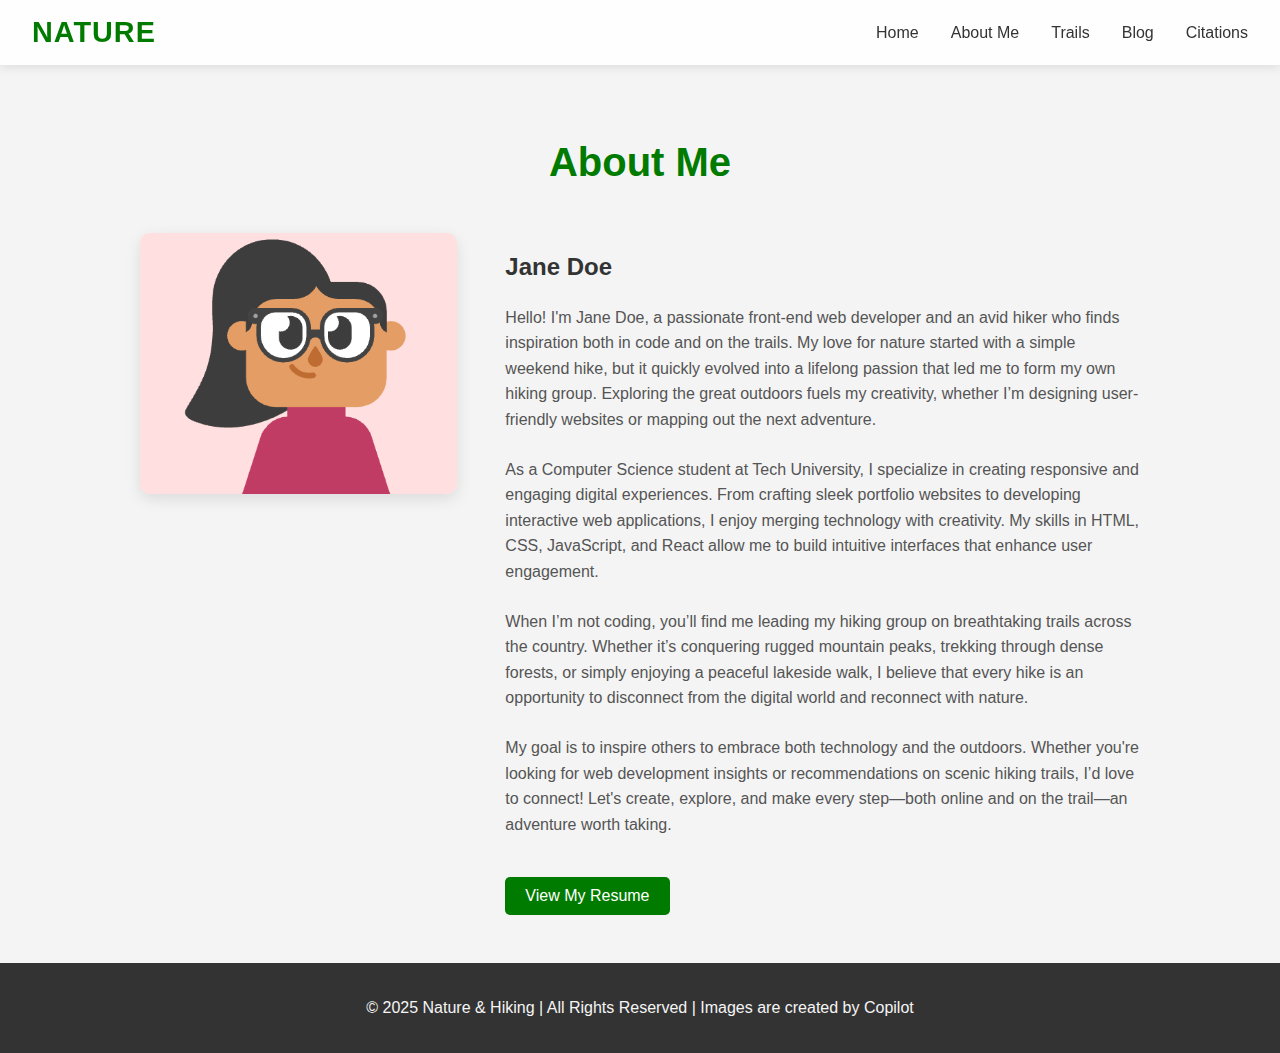
<file: about.html>
<!DOCTYPE html>
<html lang="en">
<head>
    <meta charset="UTF-8">
    <meta name="viewport" content="width=device-width, initial-scale=1.0">
    <title>About Me - Nature & Hiking</title>
    <link rel="stylesheet" href="styles/aboutme-styles.css">
</head>
<body>
    <!-- Sticky Navigation Menu -->
    <nav class="navbar">
        <a href="index.html" class="logo">NATURE</a>
        <div class="nav-links" id="navLinks">
            <a href="index.html">Home</a>
            <a href="about.html">About Me</a>
            <a href="index.html#trails">Trails</a>
            <a href="index.html#blog">Blog</a>
            <a href="citations.html">Citations</a>
        </div>
        <button class="mobile-menu-btn" onclick="toggleMenu()">☰</button>
    </nav>

    <!-- About Me Content -->
    <div class="about-container">
        <div class="about-header">
            <h1>About Me</h1>
        </div>
        
        <div class="about-content">
            <div class="profile-image">
                <img src="images/profile.png" alt="Jane Doe - Hiking Expert" class="profile-img">
            </div>
            
            <div class="bio">
                <h2>Jane Doe</h2>
                <p>
                    Hello! I'm Jane Doe, a passionate front-end web developer and an avid hiker who finds inspiration both in code and on the trails. 
                    My love for nature started with a simple weekend hike, but it quickly evolved into a lifelong passion that led me to form my own hiking group. 
                    Exploring the great outdoors fuels my creativity, whether I’m designing user-friendly websites or mapping out the next adventure.
                </p>
                
                <p>
                    As a Computer Science student at Tech University, I specialize in creating responsive and engaging digital experiences. 
                    From crafting sleek portfolio websites to developing interactive web applications, I enjoy merging technology with creativity. 
                    My skills in HTML, CSS, JavaScript, and React allow me to build intuitive interfaces that enhance user engagement.
                </p>
                
                <p>
                    When I’m not coding, you’ll find me leading my hiking group on breathtaking trails across the country. 
                    Whether it’s conquering rugged mountain peaks, trekking through dense forests, or simply enjoying a peaceful lakeside walk, 
                    I believe that every hike is an opportunity to disconnect from the digital world and reconnect with nature.
                </p>
                
                <p>
                    My goal is to inspire others to embrace both technology and the outdoors. 
                    Whether you're looking for web development insights or recommendations on scenic hiking trails, I’d love to connect! 
                    Let's create, explore, and make every step—both online and on the trail—an adventure worth taking.
                </p>
                
                <a href="resume.html" class="resume-btn">View My Resume</a>
            </div>
        </div>
    </div>

    <!-- Footer -->
    <footer>
        <p>&copy; 2025 Nature & Hiking | All Rights Reserved | Images are created by Copilot</p>
    </footer>

    <script>
        // Toggle mobile menu
        function toggleMenu() {
            const navLinks = document.getElementById('navLinks');
            navLinks.classList.toggle('active');
        }
        
        // Close mobile menu when a nav link is clicked
        document.querySelectorAll('.nav-links a').forEach(link => {
            link.addEventListener('click', () => {
                document.getElementById('navLinks').classList.remove('active');
            });
        });
    </script>
</body>
</html>
</file>
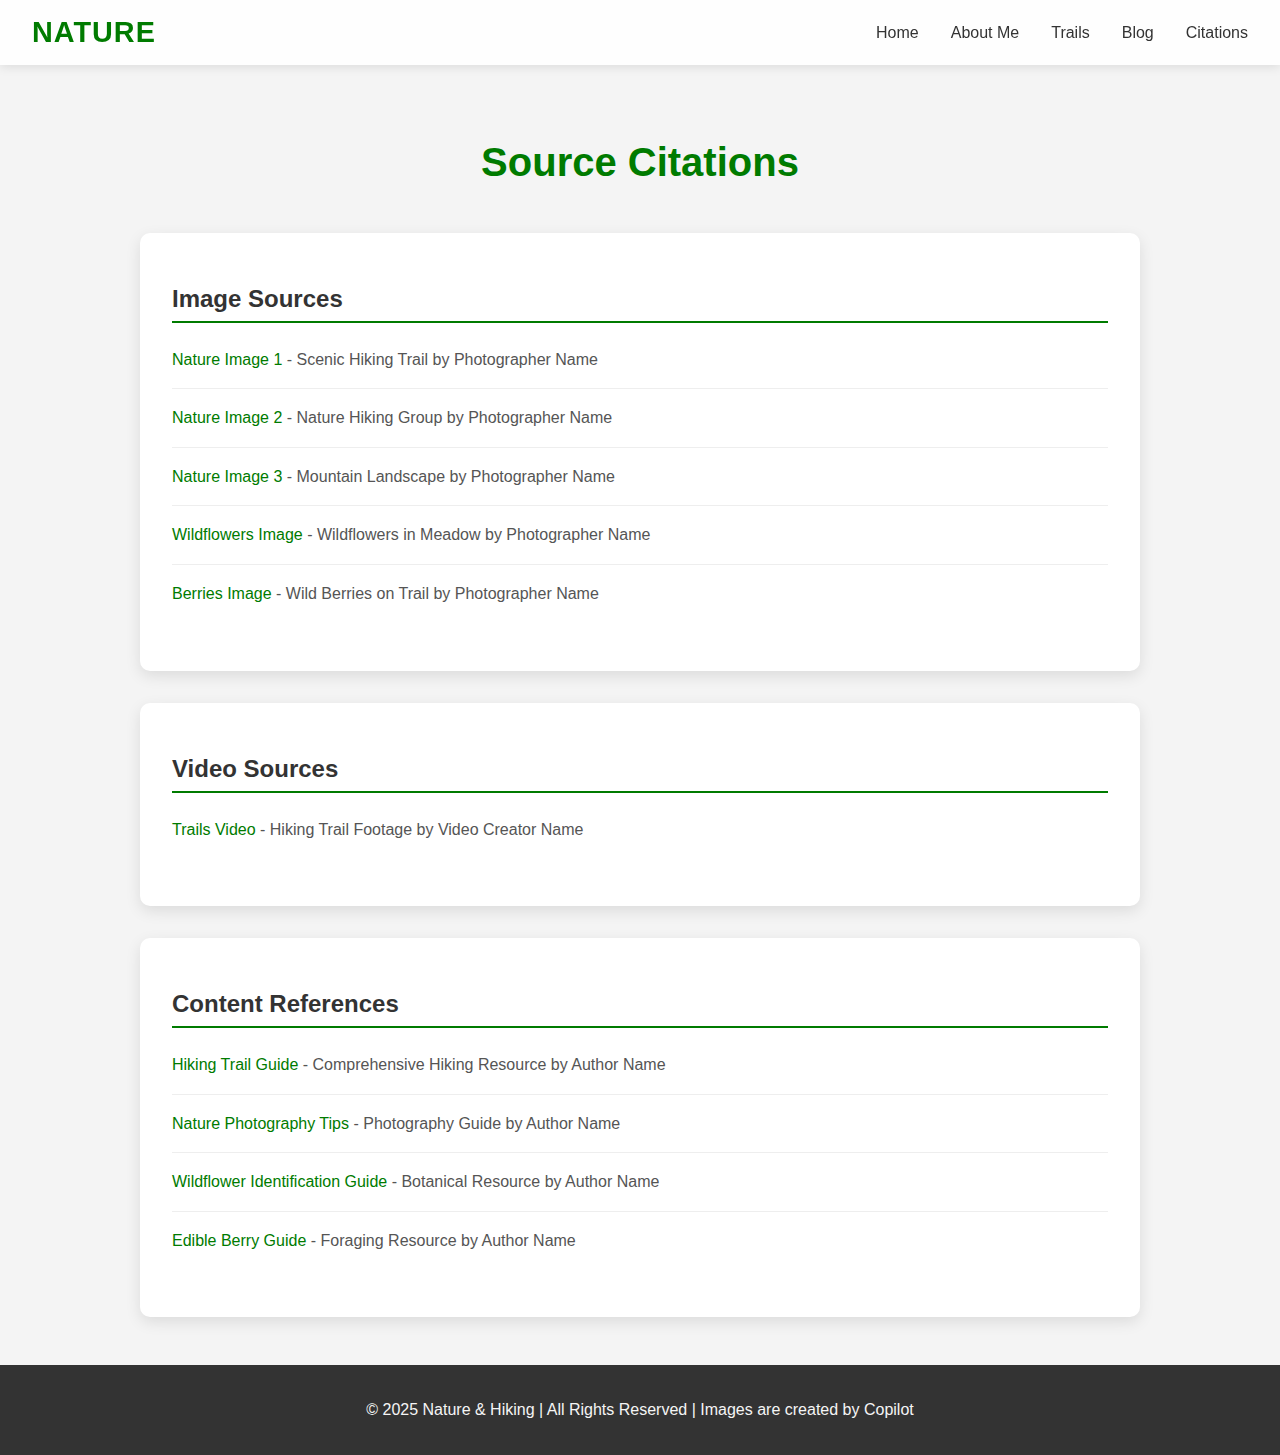
<file: citations.html>
<!DOCTYPE html>
<html lang="en">
<head>
    <meta charset="UTF-8">
    <meta name="viewport" content="width=device-width, initial-scale=1.0">
    <title>Source Citations - Nature & Hiking</title>
    <link rel="stylesheet" href="styles/citations-styles.css">
</head>
<body>
    <!-- Sticky Navigation Menu -->
    <nav class="navbar">
        <a href="index.html" class="logo">NATURE</a>
        <div class="nav-links" id="navLinks">
            <a href="index.html">Home</a>
            <a href="about.html">About Me</a>
            <a href="index.html#trails">Trails</a>
            <a href="index.html#blog">Blog</a>
            <a href="citations.html">Citations</a>
        </div>
        <button class="mobile-menu-btn" onclick="toggleMenu()">☰</button>
    </nav>

    <!-- Citations Content -->
    <div class="citations-container">
        <div class="citations-header">
            <h1>Source Citations</h1>
        </div>
        
        <div class="citations-content">
            <div class="citations-section">
                <h2>Image Sources</h2>
                <ul class="citations-list">
                    <li><a href="https://example.com/" target="_blank">Nature Image 1</a> - Scenic Hiking Trail by Photographer Name</li>
                    <li><a href="https://example.com/" target="_blank">Nature Image 2</a> - Nature Hiking Group by Photographer Name</li>
                    <li><a href="https://example.com/" target="_blank">Nature Image 3</a> - Mountain Landscape by Photographer Name</li>
                    <li><a href="https://example.com/" target="_blank">Wildflowers Image</a> - Wildflowers in Meadow by Photographer Name</li>
                    <li><a href="https://example.com/" target="_blank">Berries Image</a> - Wild Berries on Trail by Photographer Name</li>
                </ul>
            </div>
            
            <div class="citations-section">
                <h2>Video Sources</h2>
                <ul class="citations-list">
                    <li><a href="https://example.com/" target="_blank">Trails Video</a> - Hiking Trail Footage by Video Creator Name</li>
                </ul>
            </div>
            
            <div class="citations-section">
                <h2>Content References</h2>
                <ul class="citations-list">
                    <li><a href="https://example.com/" target="_blank">Hiking Trail Guide</a> - Comprehensive Hiking Resource by Author Name</li>
                    <li><a href="https://example.com/" target="_blank">Nature Photography Tips</a> - Photography Guide by Author Name</li>
                    <li><a href="https://example.com/" target="_blank">Wildflower Identification Guide</a> - Botanical Resource by Author Name</li>
                    <li><a href="https://example.com/" target="_blank">Edible Berry Guide</a> - Foraging Resource by Author Name</li>
                </ul>
            </div>
        </div>
    </div>

    <!-- Footer -->
    <footer>
        <p>&copy; 2025 Nature & Hiking | All Rights Reserved | Images are created by Copilot</p>
    </footer>

    <script>
        // Toggle mobile menu
        function toggleMenu() {
            const navLinks = document.getElementById('navLinks');
            navLinks.classList.toggle('active');
        }
        
        // Close mobile menu when a nav link is clicked
        document.querySelectorAll('.nav-links a').forEach(link => {
            link.addEventListener('click', () => {
                document.getElementById('navLinks').classList.remove('active');
            });
        });
    </script>
</body>
</html>
</file>
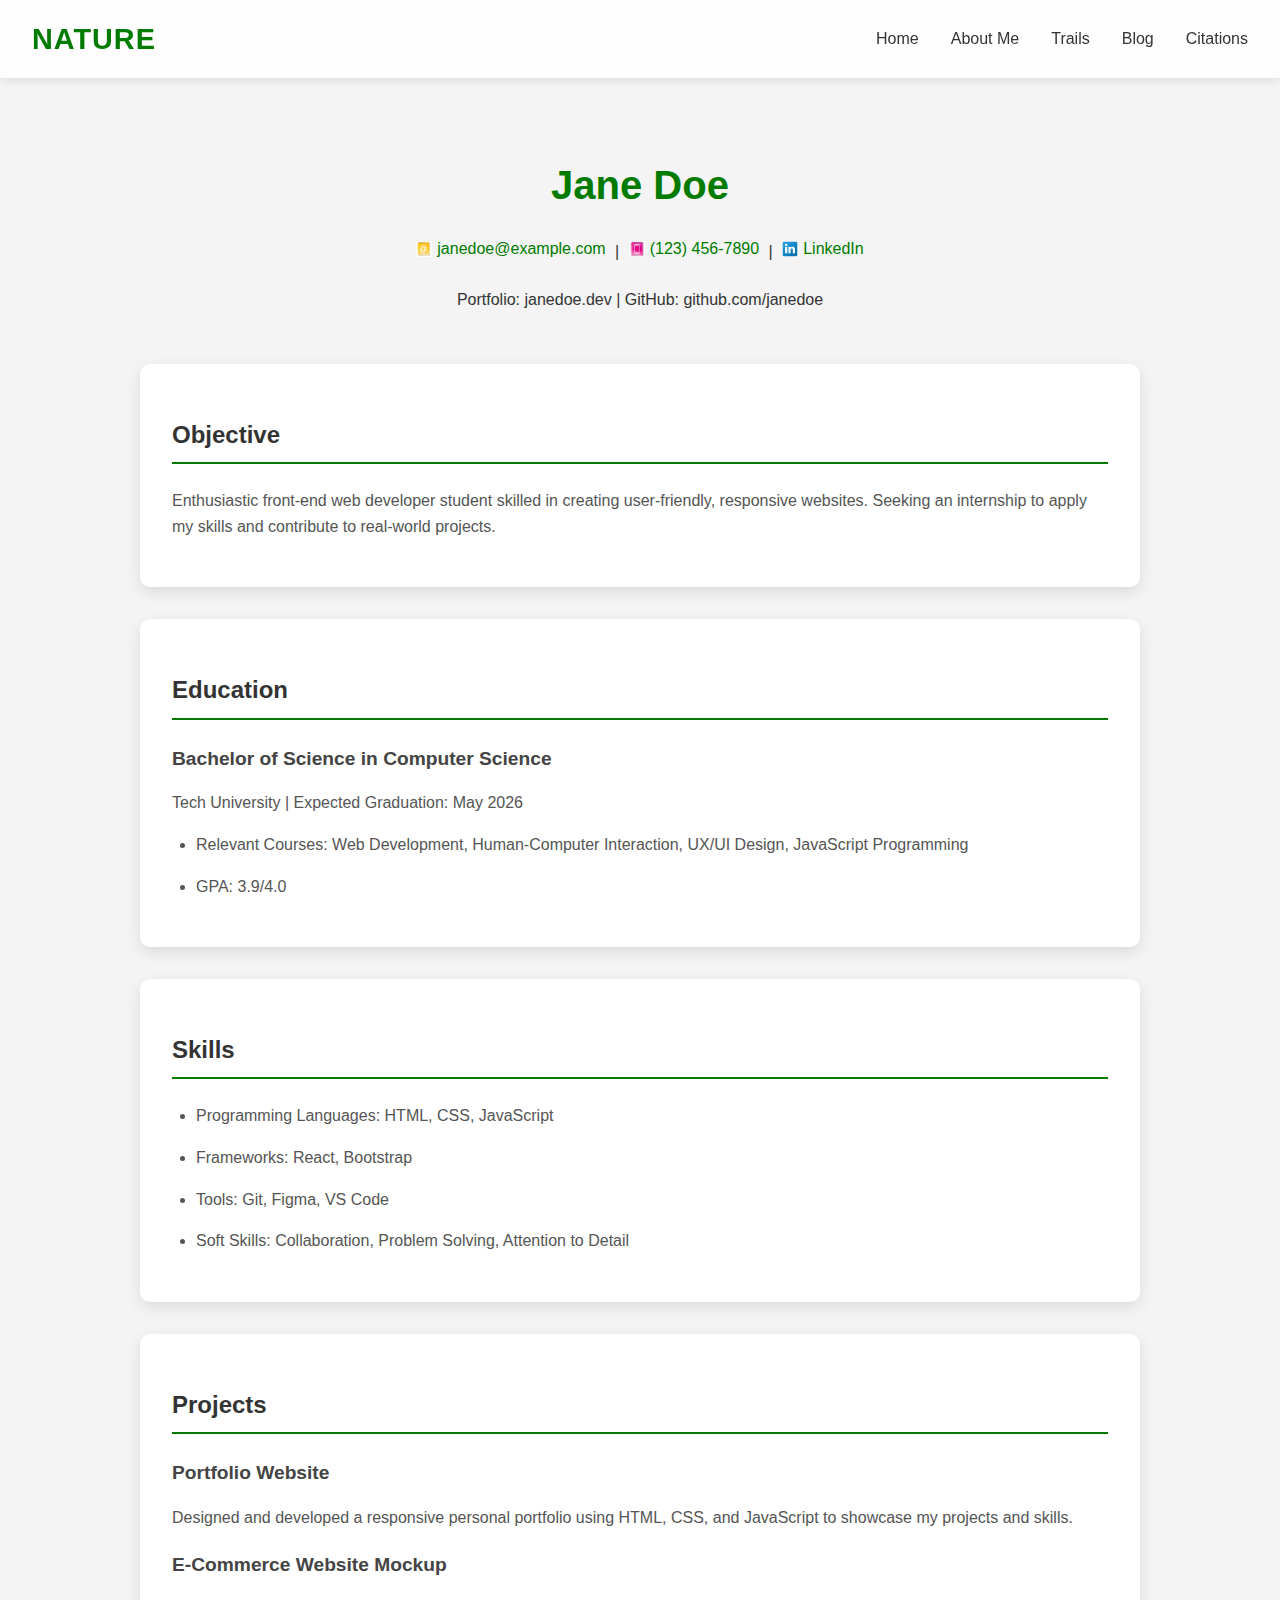
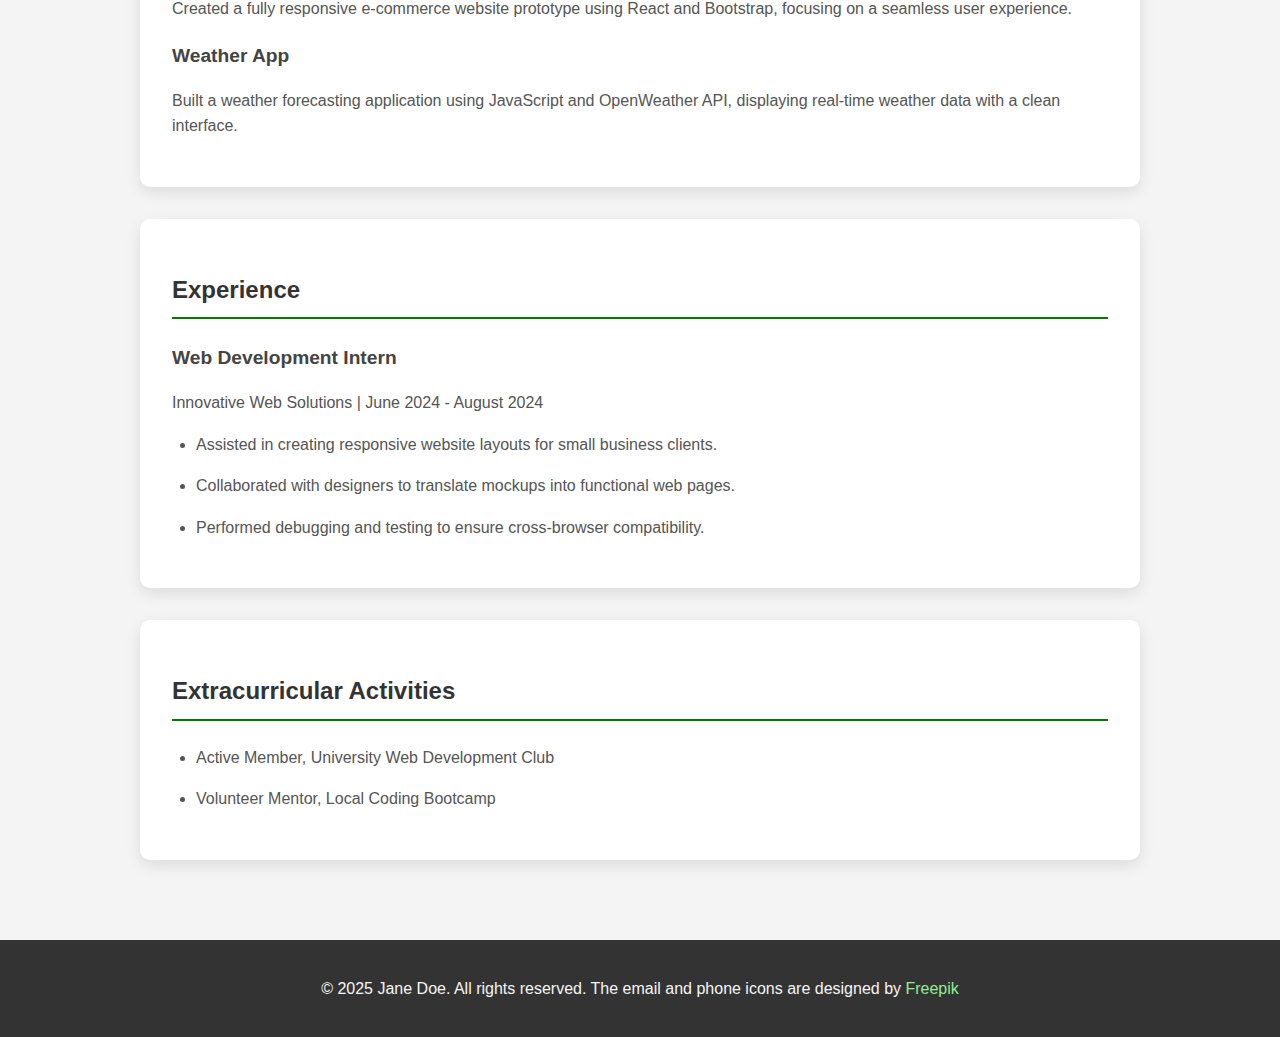
<file: resume.html>
<!DOCTYPE html>
<html lang="en">
<head>
    <meta charset="UTF-8">
    <meta name="viewport" content="width=device-width, initial-scale=1.0">
    <title>Jane Doe - Resume - Nature & Hiking</title>
    <link rel="stylesheet" href="styles/resume-styles.css">
</head>
<body>
    <!-- Sticky Navigation Menu -->
    <nav class="navbar">
        <a href="index.html" class="logo">NATURE</a>
        <div class="nav-links" id="navLinks">
            <a href="index.html">Home</a>
            <a href="about.html">About Me</a>
            <a href="index.html#trails">Trails</a>
            <a href="index.html#blog">Blog</a>
            <a href="citations.html">Citations</a>
        </div>
        <button class="mobile-menu-btn" onclick="toggleMenu()">☰</button>
    </nav>

    <!-- Resume Content -->
    <div class="resume-container">
        <div class="resume-header">
            <h1>Jane Doe</h1>
            <p class="contact-info">
                <a href="mailto:janedoe@example.com" class="contact-link">
                    <img src="images/email.logo.png" alt="Email" class="contact-icon">
                    janedoe@example.com
                </a> | 
                <a href="tel:1234567890" class="contact-link">
                    <img src="images/phone_logo.png" alt="Phone" class="contact-icon">
                    (123) 456-7890
                </a> | 
                <a href="https://linkedin.com" target="_blank" class="contact-link">
                    <img src="images/linkedin_logo.png" alt="LinkedIn Profile" class="contact-icon">
                    LinkedIn
                </a>
            </p>
            <p class="contact-info">Portfolio: janedoe.dev | GitHub: github.com/janedoe</p>
        </div>
        
        <div class="resume-content">
            <section>
                <h2>Objective</h2>
                <p>Enthusiastic front-end web developer student skilled in creating user-friendly, responsive websites. Seeking an internship to apply my skills and contribute to real-world projects.</p>
            </section>

            <section>
                <h2>Education</h2>
                <h3>Bachelor of Science in Computer Science</h3>
                <p>Tech University | Expected Graduation: May 2026</p>
                <ul>
                    <li>Relevant Courses: Web Development, Human-Computer Interaction, UX/UI Design, JavaScript Programming</li>
                    <li>GPA: 3.9/4.0</li>
                </ul>
            </section>

            <section>
                <h2>Skills</h2>
                <ul>
                    <li>Programming Languages: HTML, CSS, JavaScript</li>
                    <li>Frameworks: React, Bootstrap</li>
                    <li>Tools: Git, Figma, VS Code</li>
                    <li>Soft Skills: Collaboration, Problem Solving, Attention to Detail</li>
                </ul>
            </section>

            <section>
                <h2>Projects</h2>
                <h3>Portfolio Website</h3>
                <p>Designed and developed a responsive personal portfolio using HTML, CSS, and JavaScript to showcase my projects and skills.</p>

                <h3>E-Commerce Website Mockup</h3>
                <p>Created a fully responsive e-commerce website prototype using React and Bootstrap, focusing on a seamless user experience.</p>

                <h3>Weather App</h3>
                <p>Built a weather forecasting application using JavaScript and OpenWeather API, displaying real-time weather data with a clean interface.</p>
            </section>

            <section>
                <h2>Experience</h2>
                <h3>Web Development Intern</h3>
                <p>Innovative Web Solutions | June 2024 - August 2024</p>
                <ul>
                    <li>Assisted in creating responsive website layouts for small business clients.</li>
                    <li>Collaborated with designers to translate mockups into functional web pages.</li>
                    <li>Performed debugging and testing to ensure cross-browser compatibility.</li>
                </ul>
            </section>

            <section>
                <h2>Extracurricular Activities</h2>
                <ul>
                    <li>Active Member, University Web Development Club</li>
                    <li>Volunteer Mentor, Local Coding Bootcamp</li>
                </ul>
            </section>
        </div>
    </div>

    <!-- Footer -->
    <footer>
        <p>&copy; 2025 Jane Doe. All rights reserved. The email and phone icons are designed by <a href="http://www.freepik.com">Freepik</a></p>
    </footer>

    <script>
        // Toggle mobile menu
        function toggleMenu() {
            const navLinks = document.getElementById('navLinks');
            navLinks.classList.toggle('active');
        }
        
        // Close mobile menu when a nav link is clicked
        document.querySelectorAll('.nav-links a').forEach(link => {
            link.addEventListener('click', () => {
                document.getElementById('navLinks').classList.remove('active');
            });
        });
    </script>
</body>
</html>
</file>
<file: styles/aboutme-styles.css>
/* General Styling */
body {
    font-family: Arial, sans-serif;
    margin: 0;
    padding: 0;
    background-color: #f4f4f4;
    color: #333;
}

/* Sticky Menu Styles */
.navbar {
    position: sticky;
    top: 0;
    display: flex;
    justify-content: space-between;
    align-items: center;
    padding: 1rem 2rem;
    background-color: rgba(255, 255, 255, 0.9);
    box-shadow: 0 2px 10px rgba(0, 0, 0, 0.1);
    z-index: 1000;
}

.logo {
    font-size: 1.8rem;
    font-weight: bold;
    color: #007b00;
    text-decoration: none;
    letter-spacing: 1px;
}

.nav-links {
    display: flex;
    gap: 2rem;
}

.nav-links a {
    color: #333;
    text-decoration: none;
    font-weight: 500;
    transition: color 0.3s ease;
}

.nav-links a:hover {
    color: #007b00;
}

.mobile-menu-btn {
    display: none;
    background: none;
    border: none;
    font-size: 1.5rem;
    cursor: pointer;
    color: #333;
}

/* About Page Specific Styles */
.about-container {
    max-width: 1000px;
    margin: 0 auto;
    padding: 3rem 2rem;
}

.about-header {
    text-align: center;
    margin-bottom: 3rem;
}

.about-header h1 {
    font-size: 2.5rem;
    color: #007b00;
    margin-bottom: 1rem;
}

.about-content {
    display: grid;
    grid-template-columns: 1fr 2fr;
    gap: 3rem;
    align-items: start;
}

.profile-img {
    width: 100%;
    border-radius: 10px;
    box-shadow: 0 5px 15px rgba(0, 0, 0, 0.1);
}

.bio h2 {
    margin-bottom: 1.5rem;
    color: #333;
}

.bio p {
    margin-bottom: 1.5rem;
    line-height: 1.6;
    color: #555;
}

.resume-btn {
    display: inline-block;
    background: #007b00;
    color: white;
    padding: 10px 20px;
    border-radius: 5px;
    text-decoration: none;
    transition: background 0.3s ease;
    margin-top: 1rem;
}

.resume-btn:hover {
    background: #005700;
}

/* Responsive Design */
@media (max-width: 768px) {
    .nav-links {
        position: fixed;
        top: 70px;
        right: -100%;
        flex-direction: column;
        background: white;
        width: 70%;
        height: 100vh;
        padding: 2rem;
        box-shadow: -2px 0 5px rgba(0, 0, 0, 0.1);
        transition: right 0.3s ease;
        gap: 1rem;
    }
    
    .nav-links.active {
        right: 0;
    }
    
    .mobile-menu-btn {
        display: block;
    }
    
    .about-content {
        grid-template-columns: 1fr;
    }
}

/* Footer */
footer {
    text-align: center;
    padding: 20px;
    background: #333;
    color: whitesmoke;
}
</file>
<file: styles/citations-styles.css>
/* Sticky Menu Styles */
.navbar {
    position: sticky;
    top: 0;
    display: flex;
    justify-content: space-between;
    align-items: center;
    padding: 1rem 2rem;
    background-color: rgba(255, 255, 255, 0.9);
    box-shadow: 0 2px 10px rgba(0, 0, 0, 0.1);
    z-index: 1000;
}

.logo {
    font-size: 1.8rem;
    font-weight: bold;
    color: #007b00;
    text-decoration: none;
    letter-spacing: 1px;
}

.nav-links {
    display: flex;
    gap: 2rem;
}

.nav-links a {
    color: #333;
    text-decoration: none;
    font-weight: 500;
    transition: color 0.3s ease;
}

.nav-links a:hover {
    color: #007b00;
}

.mobile-menu-btn {
    display: none;
    background: none;
    border: none;
    font-size: 1.5rem;
    cursor: pointer;
    color: #333;
}

/* General Styling */
body {
    font-family: Arial, sans-serif;
    margin: 0;
    padding: 0;
    background-color: #f4f4f4;
    color: #333;
}

/* Citations Page Specific Styles */
.citations-container {
    max-width: 1000px;
    margin: 0 auto;
    padding: 3rem 2rem;
}

.citations-header {
    text-align: center;
    margin-bottom: 3rem;
}

.citations-header h1 {
    font-size: 2.5rem;
    color: #007b00;
    margin-bottom: 1rem;
}

.citations-content {
    display: grid;
    grid-template-columns: 1fr;
    gap: 2rem;
}

.citations-section {
    background: white;
    padding: 2rem;
    border-radius: 10px;
    box-shadow: 0 5px 15px rgba(0, 0, 0, 0.1);
}

.citations-section h2 {
    margin-bottom: 1.5rem;
    color: #333;
    border-bottom: 2px solid #007b00;
    padding-bottom: 0.5rem;
}

.citations-list {
    list-style-type: none;
    padding: 0;
}

.citations-list li {
    margin-bottom: 1rem;
    padding-bottom: 1rem;
    border-bottom: 1px solid #eee;
    line-height: 1.6;
    color: #555;
}

.citations-list li:last-child {
    border-bottom: none;
}

.citations-list a {
    color: #007b00;
    text-decoration: none;
    font-weight: 500;
    transition: color 0.3s ease;
}

.citations-list a:hover {
    color: #005700;
    text-decoration: underline;
}

/* Responsive Design */
@media (max-width: 768px) {
    .nav-links {
        position: fixed;
        top: 70px;
        right: -100%;
        flex-direction: column;
        background: white;
        width: 70%;
        height: 100vh;
        padding: 2rem;
        box-shadow: -2px 0 5px rgba(0, 0, 0, 0.1);
        transition: right 0.3s ease;
        gap: 1rem;
    }
    
    .nav-links.active {
        right: 0;
    }
    
    .mobile-menu-btn {
        display: block;
    }
}

/* Footer */
footer {
    text-align: center;
    padding: 20px;
    background: #333;
    color: whitesmoke;
}
</file>
<file: styles/resume-styles.css>
/* Sticky Menu Styles */
.navbar {
    position: sticky;
    top: 0;
    display: flex;
    justify-content: space-between;
    align-items: center;
    padding: 1rem 2rem;
    background-color: rgba(255, 255, 255, 0.9);
    box-shadow: 0 2px 10px rgba(0, 0, 0, 0.1);
    z-index: 1000;
}

.logo {
    font-size: 1.8rem;
    font-weight: bold;
    color: #007b00;
    text-decoration: none;
    letter-spacing: 1px;
}

.nav-links {
    display: flex;
    gap: 2rem;
}

.nav-links a {
    color: #333;
    text-decoration: none;
    font-weight: 500;
    transition: color 0.3s ease;
}

.nav-links a:hover {
    color: #007b00;
}

.mobile-menu-btn {
    display: none;
    background: none;
    border: none;
    font-size: 1.5rem;
    cursor: pointer;
    color: #333;
}

/* General Styling */
body {
    font-family: Arial, sans-serif;
    margin: 0;
    padding: 0;
    background-color: #f4f4f4;
    color: #333;
    line-height: 1.6;
}

/* Resume Page Specific Styles */
.resume-container {
    max-width: 1000px;
    margin: 0 auto;
    padding: 3rem 2rem;
}

.resume-header {
    text-align: center;
    margin-bottom: 3rem;
}

.resume-header h1 {
    font-size: 2.5rem;
    color: #007b00;
    margin-bottom: 1rem;
}

.resume-content {
    display: grid;
    grid-template-columns: 1fr;
    gap: 2rem;
}

section {
    background: white;
    padding: 2rem;
    border-radius: 10px;
    box-shadow: 0 5px 15px rgba(0, 0, 0, 0.1);
    margin: 0;
    border: none;
}

section h2 {
    margin-bottom: 1.5rem;
    color: #333;
    border-bottom: 2px solid #007b00;
    padding-bottom: 0.5rem;
}

section h3 {
    color: #444;
    margin-bottom: 0.5rem;
    font-size: 1.2em;
}

section p, section li {
    color: #555;
    line-height: 1.6;
    margin-bottom: 1rem;
}

ul {
    list-style-type: disc;
    padding-left: 1.5rem;
    margin-bottom: 1rem;
}

/* Contact Info Styles */
.contact-info {
    line-height: 2;
    color: #333;
    margin-bottom: 0.5rem;
}

.contact-link {
    text-decoration: none;
    display: inline-flex;
    align-items: center;
    transition: color 0.3s ease;
    margin: 0 5px;
}

.contact-link:hover {
    text-decoration: underline;
}

.contact-icon {
    vertical-align: middle;
    margin-right: 5px;
    width: 16px;
    height: 16px;
}

.contact-link[href^="https://linkedin"] {
    color: #007b00;
}

.contact-link[href^="mailto"] {
    color: #007b00;
}

.contact-link[href^="tel"] {
    color: #007b00;
}

/* Responsive Design */
@media (max-width: 768px) {
    .nav-links {
        position: fixed;
        top: 70px;
        right: -100%;
        flex-direction: column;
        background: white;
        width: 70%;
        height: 100vh;
        padding: 2rem;
        box-shadow: -2px 0 5px rgba(0, 0, 0, 0.1);
        transition: right 0.3s ease;
        gap: 1rem;
    }
    
    .nav-links.active {
        right: 0;
    }
    
    .mobile-menu-btn {
        display: block;
    }
}

/* Footer */
footer {
    text-align: center;
    padding: 20px;
    background: #333;
    color: whitesmoke;
    margin-top: 2rem;
}

footer a {
    color: #90EE90;
    text-decoration: none;
}

footer a:hover {
    text-decoration: underline;
}
</file>
